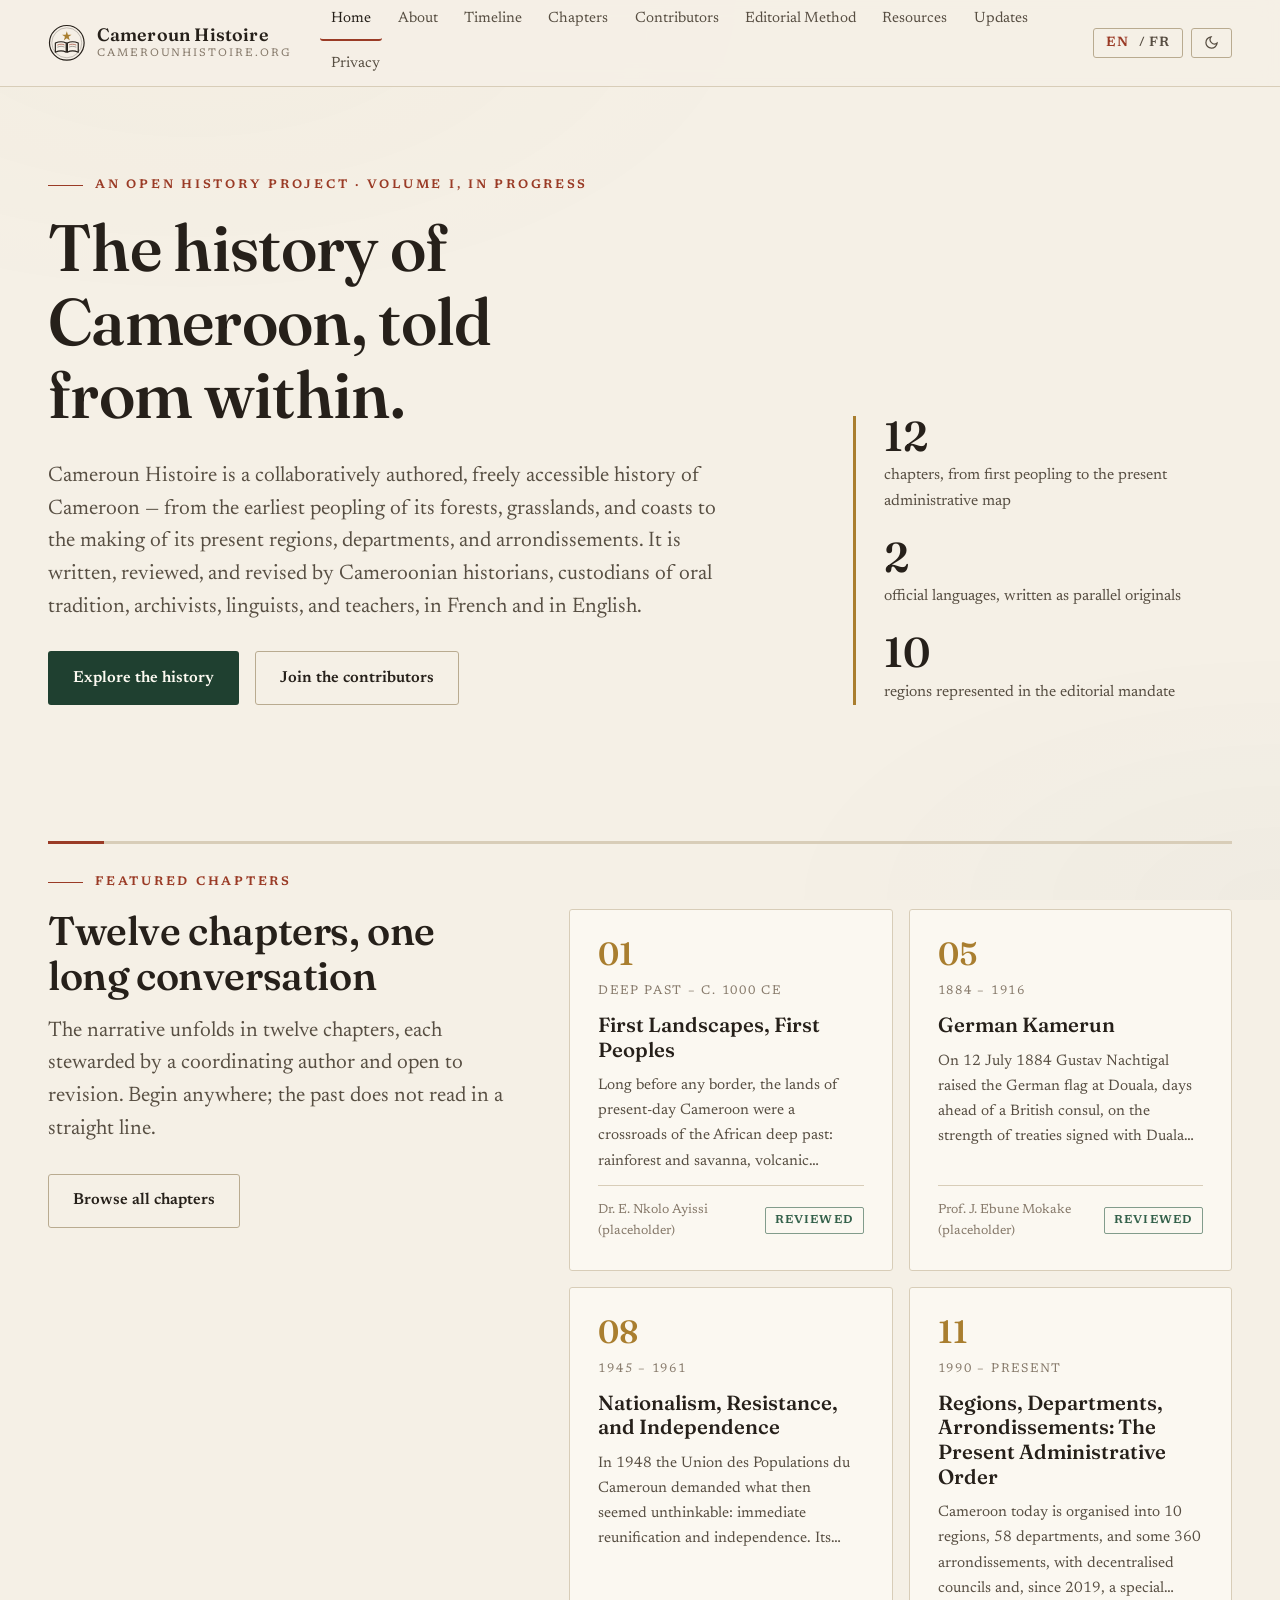
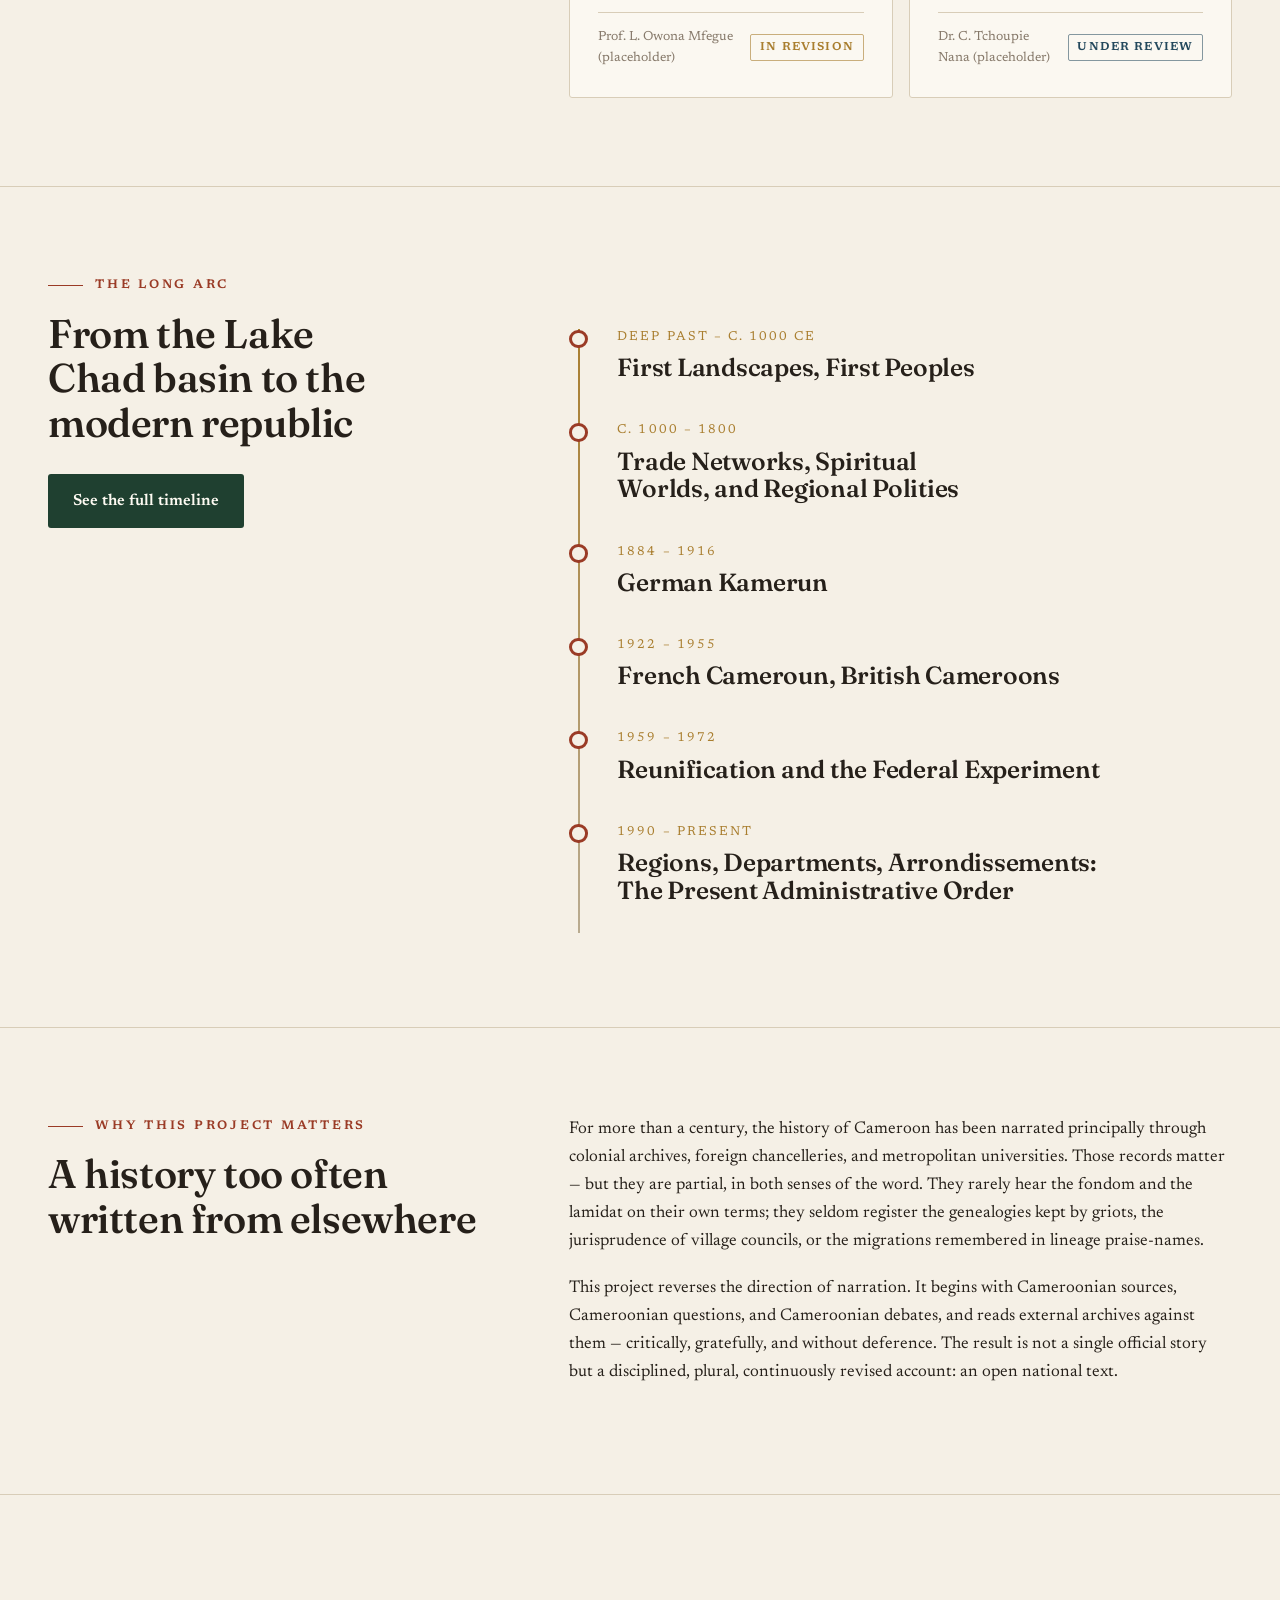
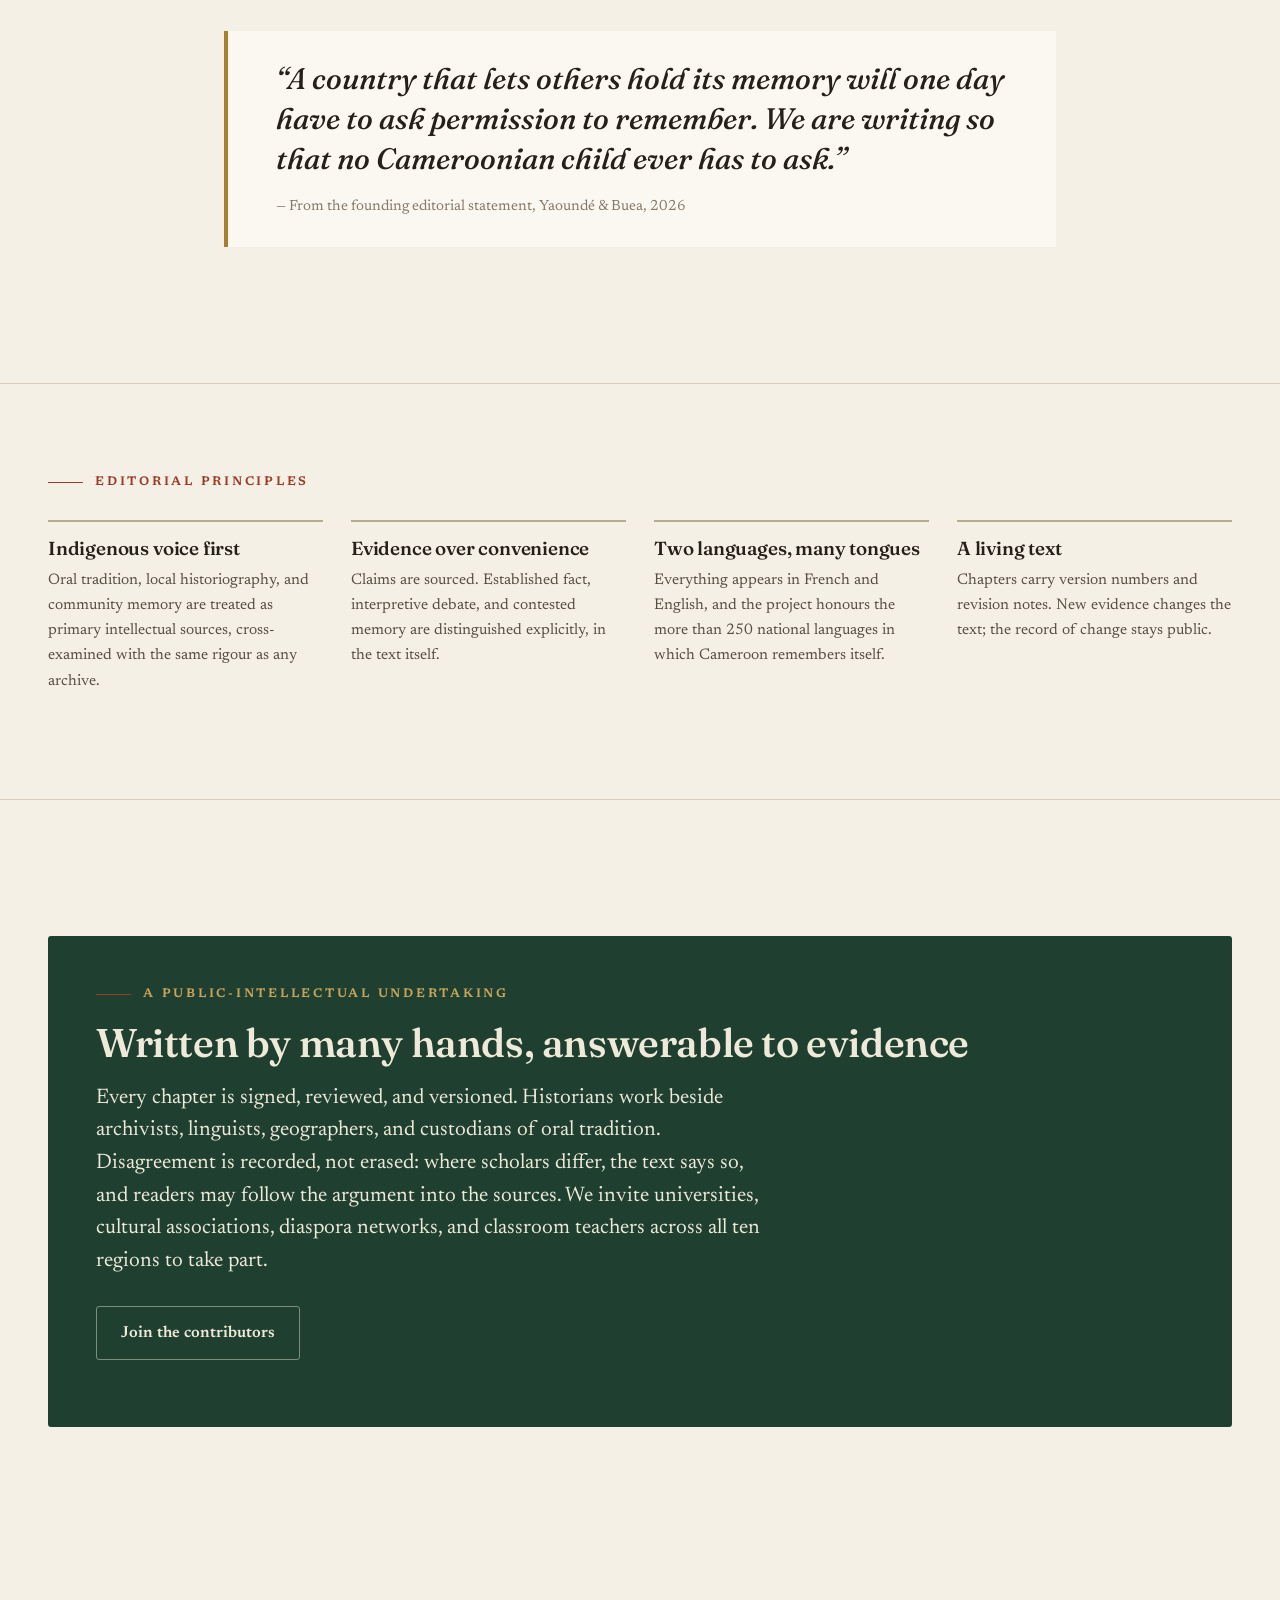
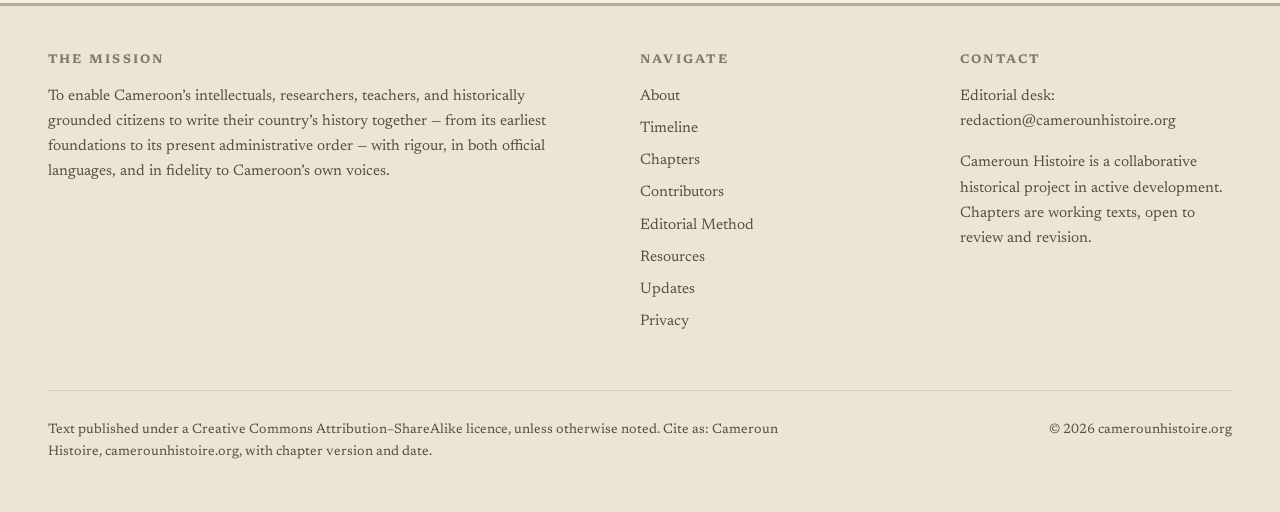
<file: index.html>
<!DOCTYPE html>
<html lang="en">
<head>
  <meta charset="UTF-8">
  <title>camerounhistoire.org</title>
  <!-- Convenience entry point for hosting: the site lives in camerounhistoire.html -->
  <meta http-equiv="refresh" content="0; url=camerounhistoire.html">
  <link rel="canonical" href="camerounhistoire.html">
</head>
<body>
  <p><a href="camerounhistoire.html">Continue to Cameroun Histoire / Continuer vers Cameroun Histoire</a></p>
</body>
</html>
</file>
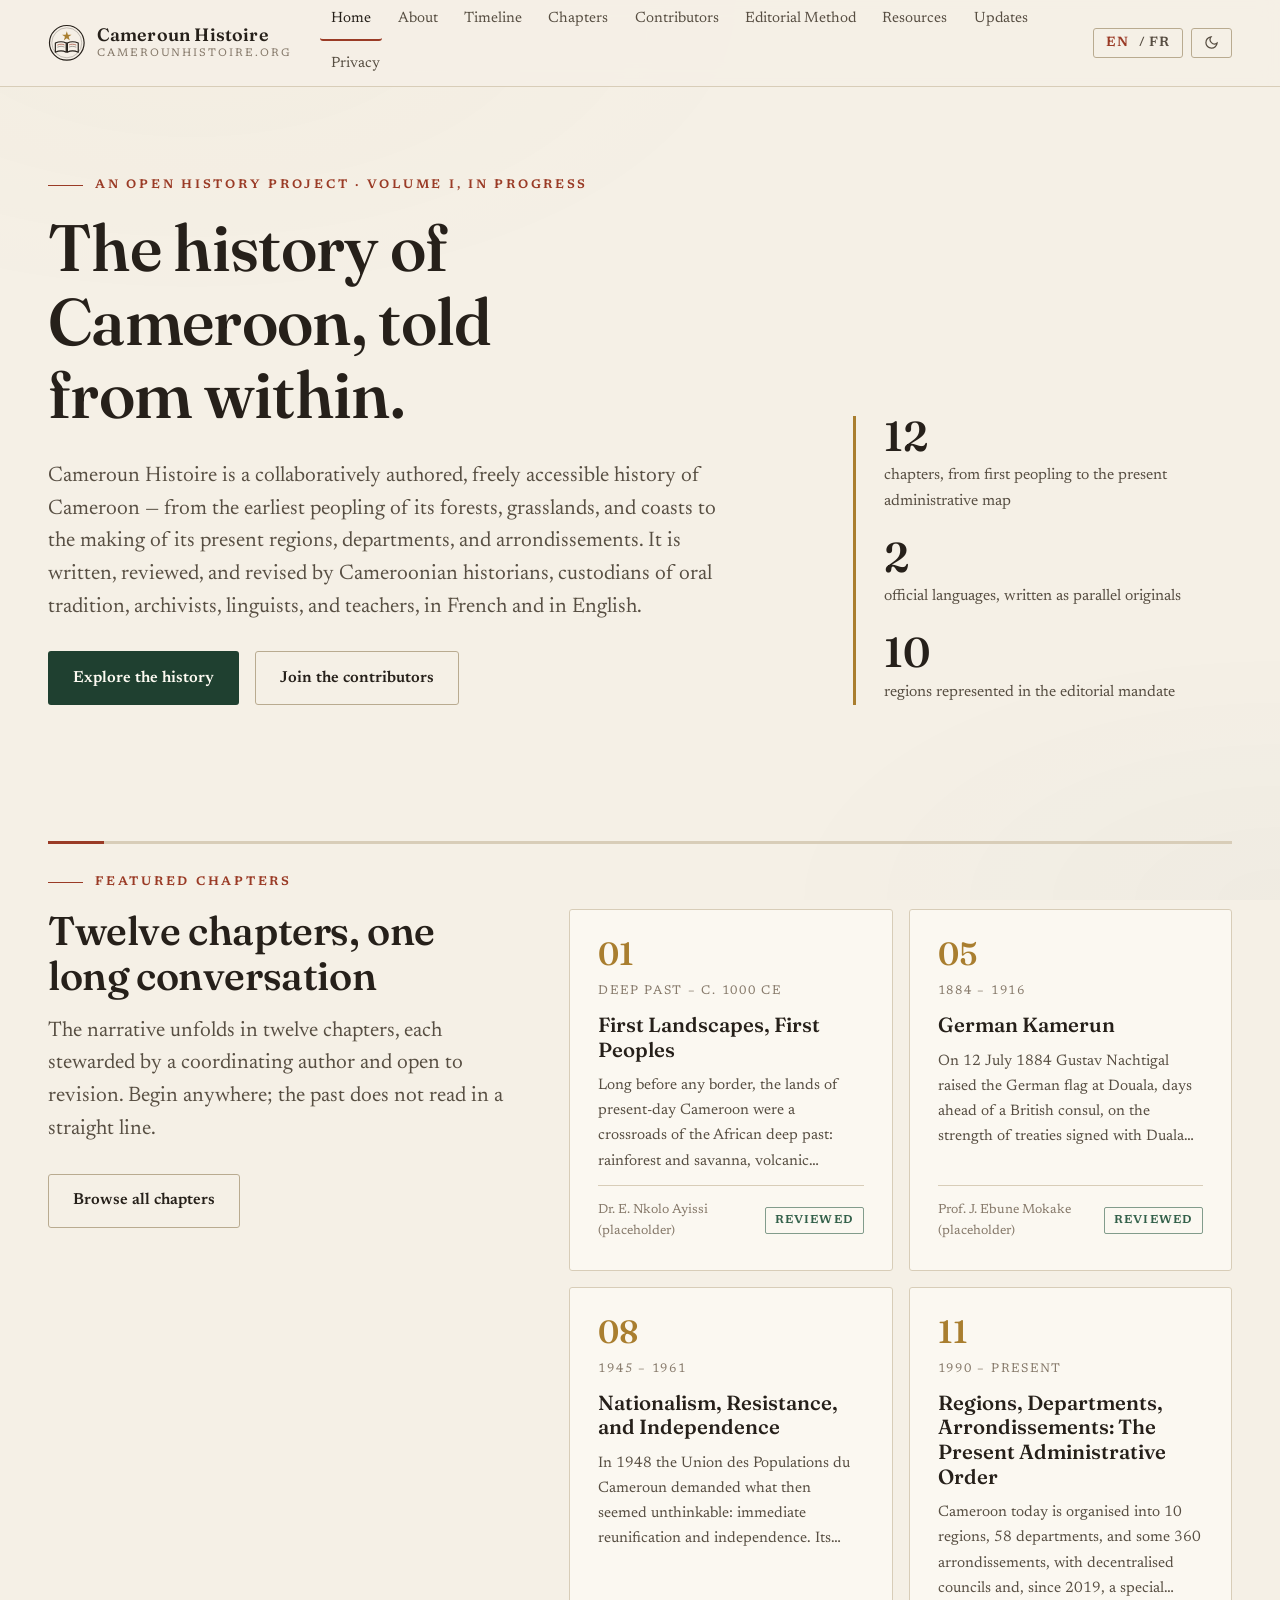
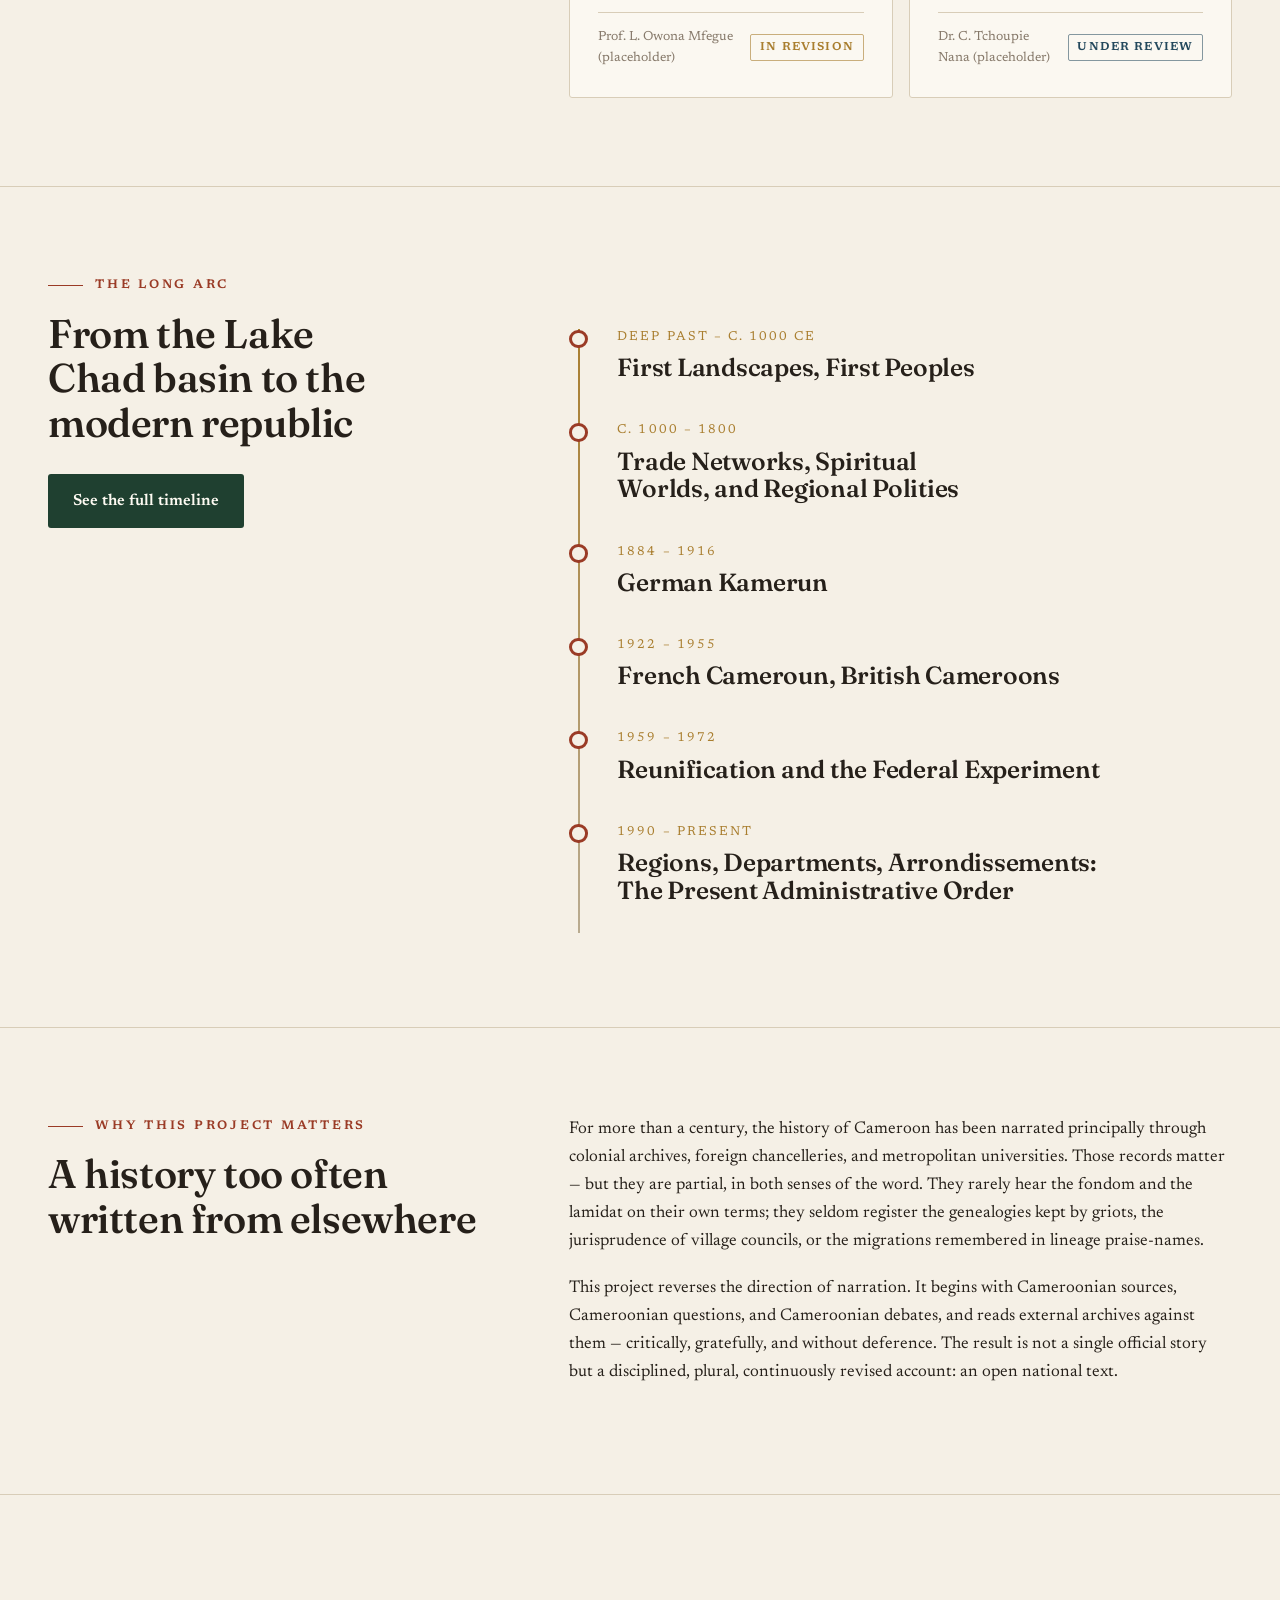
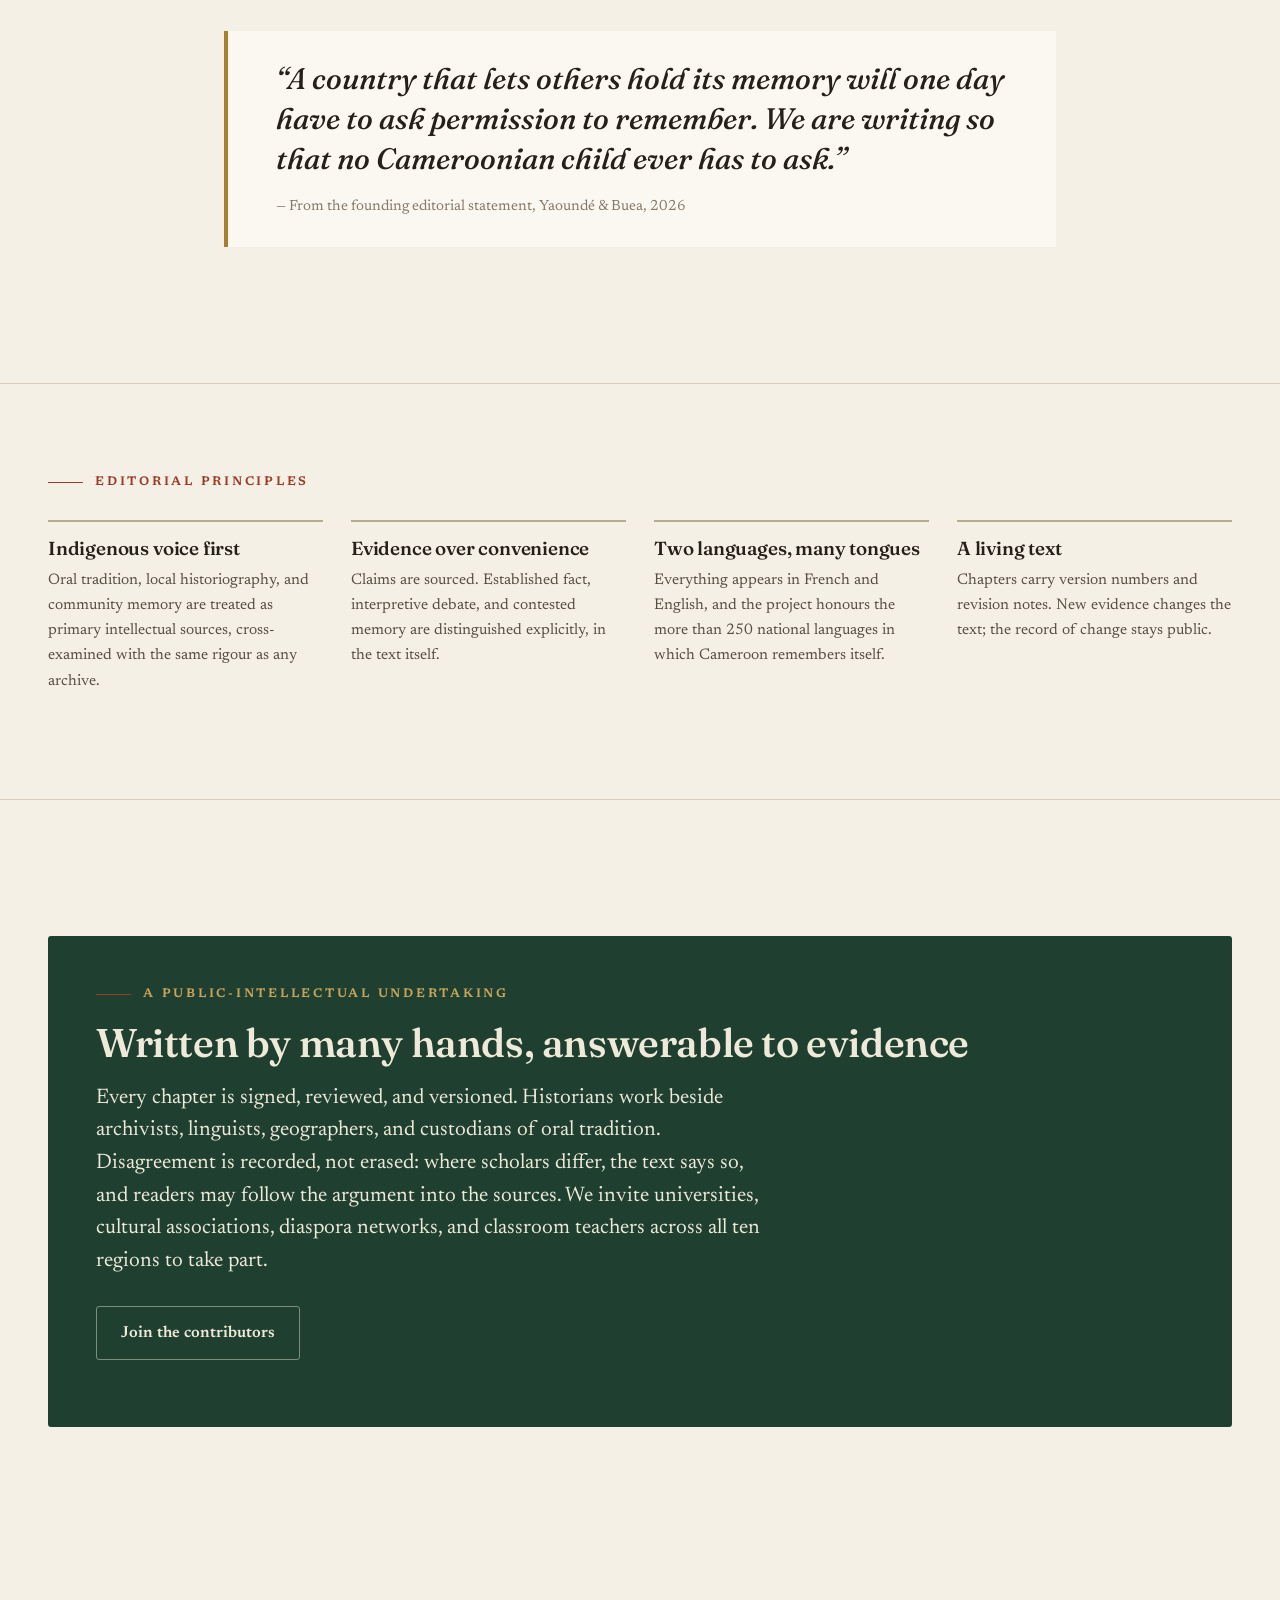
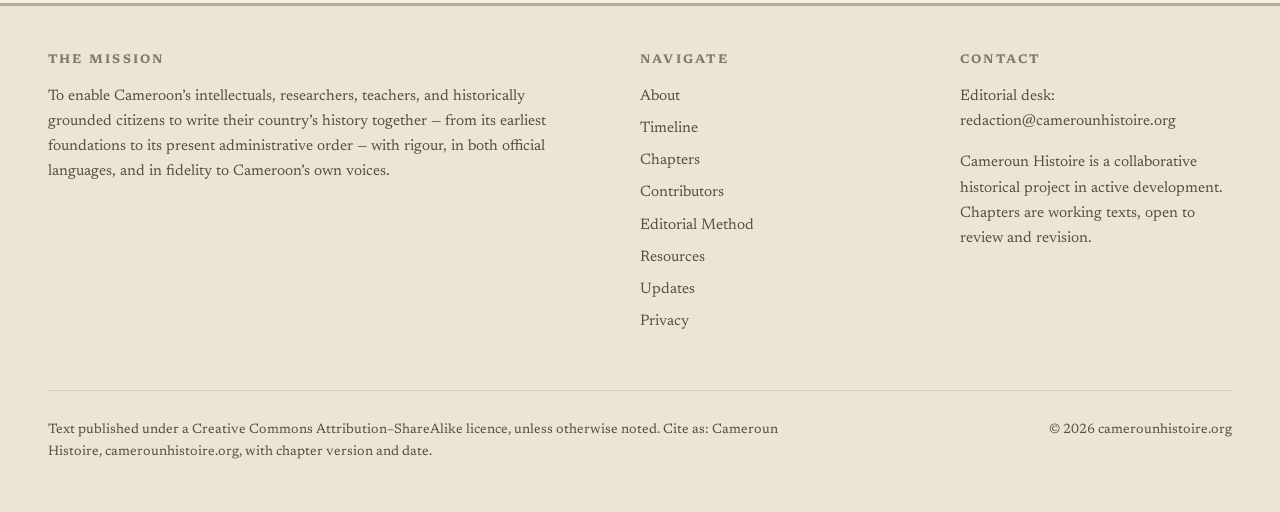
<file: camerounhistoire.html>
<!DOCTYPE html>
<html lang="en" data-theme="light">
<head>
  <meta charset="UTF-8">
  <meta name="viewport" content="width=device-width, initial-scale=1.0">
  <title>Cameroun Histoire — The history of Cameroon, told from within</title>
  <meta name="description" content="A collaborative, bilingual, open history of Cameroon — from its earliest foundations to the making of its present administrative order — written by her own sons and daughters.">
  <link rel="icon" type="image/svg+xml" href="assets/favicon.svg">

  <!-- Typography: Fraunces (display) + Newsreader (body), with serif fallbacks -->
  <link rel="preconnect" href="https://fonts.googleapis.com">
  <link rel="preconnect" href="https://fonts.gstatic.com" crossorigin>
  <link rel="stylesheet" href="https://fonts.googleapis.com/css2?family=Fraunces:ital,wght@0,400..700;1,400..700&family=Newsreader:ital,opsz,wght@0,6..72,400..700;1,6..72,400..700&display=swap">

  <link rel="stylesheet" href="styles/main.css">
</head>
<body>
  <a class="skip-link" href="#main" data-i18n="nav.skip">Skip to main content</a>

  <!-- ===================== Header ===================== -->
  <header class="site-header">
    <div class="wrap header-inner">
      <a class="brand" href="#home" aria-label="Cameroun Histoire — home">
        <!-- Inline logo so it follows the theme via currentColor -->
        <svg viewBox="0 0 64 64" aria-hidden="true" focusable="false">
          <circle cx="32" cy="32" r="29.5" fill="none" stroke="currentColor" stroke-width="2"/>
          <circle cx="32" cy="32" r="25.5" fill="none" stroke="currentColor" stroke-width="0.75" opacity="0.55"/>
          <path d="M32 12.5 L33.9 18.3 L40 18.3 L35.1 21.9 L37 27.7 L32 24.1 L27 27.7 L28.9 21.9 L24 18.3 L30.1 18.3 Z" fill="#a97e2f"/>
          <path d="M12.5 32.5 C19 29.5 25.5 29.5 31 32.5 L31 48 C25.5 45 19 45 12.5 48 Z" fill="none" stroke="currentColor" stroke-width="2" stroke-linejoin="round"/>
          <path d="M51.5 32.5 C45 29.5 38.5 29.5 33 32.5 L33 48 C38.5 45 45 45 51.5 48 Z" fill="none" stroke="currentColor" stroke-width="2" stroke-linejoin="round"/>
          <line x1="32" y1="31" x2="32" y2="48.5" stroke="currentColor" stroke-width="1.4"/>
          <path d="M16.5 35.6 C20.5 34 24.5 34 27.5 35.4" fill="none" stroke="#9a3b26" stroke-width="1.1" stroke-linecap="round"/>
          <path d="M16.5 39.2 C20.5 37.6 24.5 37.6 27.5 39" fill="none" stroke="currentColor" stroke-width="1.1" stroke-linecap="round" opacity="0.6"/>
          <path d="M47.5 35.6 C43.5 34 39.5 34 36.5 35.4" fill="none" stroke="#9a3b26" stroke-width="1.1" stroke-linecap="round"/>
          <path d="M47.5 39.2 C43.5 37.6 39.5 37.6 36.5 39" fill="none" stroke="currentColor" stroke-width="1.1" stroke-linecap="round" opacity="0.6"/>
        </svg>
        <span class="brand-name">Cameroun Histoire
          <small>camerounhistoire.org</small>
        </span>
      </a>

      <nav id="site-nav" class="site-nav" aria-label="Primary">
        <ul>
          <li><a href="#home" data-i18n="nav.home">Home</a></li>
          <li><a href="#about" data-i18n="nav.about">About</a></li>
          <li><a href="#timeline" data-i18n="nav.timeline">Timeline</a></li>
          <li><a href="#chapters" data-i18n="nav.chapters">Chapters</a></li>
          <li><a href="#contributors" data-i18n="nav.contributors">Contributors</a></li>
          <li><a href="#method" data-i18n="nav.method">Editorial Method</a></li>
          <li><a href="#resources" data-i18n="nav.resources">Resources</a></li>
          <li><a href="#updates" data-i18n="nav.updates">Updates</a></li>
          <li><a href="#privacy" data-i18n="nav.privacy">Privacy</a></li>
        </ul>
      </nav>

      <div class="header-tools">
        <button id="lang-toggle" class="tool-btn lang-btn" type="button" aria-label="Lire en français">EN / FR</button>
        <button id="theme-toggle" class="tool-btn" type="button" aria-label="Dark mode">
          <svg id="theme-icon-moon" width="15" height="15" viewBox="0 0 24 24" fill="none" stroke="currentColor" stroke-width="2" stroke-linecap="round" aria-hidden="true"><path d="M21 12.8A9 9 0 1 1 11.2 3 7 7 0 0 0 21 12.8z"/></svg>
          <svg id="theme-icon-sun" width="15" height="15" viewBox="0 0 24 24" fill="none" stroke="currentColor" stroke-width="2" stroke-linecap="round" aria-hidden="true" style="display:none"><circle cx="12" cy="12" r="4"/><path d="M12 2v2m0 16v2M4.9 4.9l1.4 1.4m11.4 11.4 1.4 1.4M2 12h2m16 0h2M4.9 19.1l1.4-1.4M17.7 6.3l1.4-1.4"/></svg>
        </button>
        <button id="nav-toggle" class="tool-btn nav-toggle" type="button" aria-expanded="false" aria-controls="site-nav" data-i18n="nav.menu">Menu</button>
      </div>
    </div>
  </header>

  <main id="main">

    <!-- ===================== Home ===================== -->
    <section id="view-home" class="view active" aria-labelledby="home-title">
      <div class="hero">
        <div class="wrap hero-grid">
          <div>
            <p class="kicker" data-i18n="home.kicker">An open history project</p>
            <h1 id="home-title" data-i18n="home.heroTitle">The history of Cameroon, told from within.</h1>
            <p class="lead" data-i18n="home.heroLead"></p>
            <div class="hero-actions">
              <a class="btn btn-primary" href="#timeline" data-i18n="home.ctaPrimary">Explore the history</a>
              <a class="btn btn-ghost" href="#contributors" data-i18n="home.ctaSecondary">Join the contributors</a>
            </div>
          </div>
          <aside class="hero-marginalia" aria-label="Project at a glance">
            <span class="num">12</span>
            <p data-i18n="home.statChapters"></p>
            <span class="num">2</span>
            <p data-i18n="home.statLanguages"></p>
            <span class="num">10</span>
            <p data-i18n="home.statRegions"></p>
          </aside>
        </div>
      </div>

      <!-- Featured chapters -->
      <div class="section">
        <div class="wrap">
          <hr class="rule-thick">
          <p class="kicker" data-i18n="home.featuredKicker">Featured chapters</p>
          <div class="split">
            <div class="split-aside">
              <h2 data-i18n="home.featuredTitle">Twelve chapters, one long conversation</h2>
              <p class="lead" data-i18n="home.featuredLead"></p>
              <p class="mt-3"><a class="btn btn-ghost" href="#chapters" data-i18n="home.allChapters">Browse all chapters</a></p>
            </div>
            <div id="featured-cards" class="card-grid" style="margin-top:0"></div>
          </div>
        </div>
      </div>

      <!-- Timeline preview -->
      <div class="section">
        <div class="wrap split">
          <div class="split-aside">
            <p class="kicker" data-i18n="home.timelineKicker">The long arc</p>
            <h2 data-i18n="home.timelineTitle">From the Lake Chad basin to the modern republic</h2>
            <p class="mt-3"><a class="btn btn-primary" href="#timeline" data-i18n="home.timelineCta">See the full timeline</a></p>
          </div>
          <ol id="timeline-preview" class="timeline preview"></ol>
        </div>
      </div>

      <!-- Why this matters -->
      <div class="section">
        <div class="wrap split">
          <div class="split-aside">
            <p class="kicker" data-i18n="home.whyKicker">Why this project matters</p>
            <h2 data-i18n="home.whyTitle">A history too often written from elsewhere</h2>
          </div>
          <div class="prose">
            <p data-i18n="home.whyBody1"></p>
            <p data-i18n="home.whyBody2"></p>
          </div>
        </div>
      </div>

      <!-- Featured quote -->
      <div class="section">
        <div class="wrap">
          <figure class="pullquote" style="max-width:52rem;margin-inline:auto">
            <blockquote data-i18n="home.quote"></blockquote>
            <figcaption data-i18n="home.quoteAttr"></figcaption>
          </figure>
        </div>
      </div>

      <!-- Editorial principles -->
      <div class="section">
        <div class="wrap">
          <p class="kicker" data-i18n="home.principlesKicker">Editorial principles</p>
          <ul id="principles-list" class="principles"></ul>
        </div>
      </div>

      <!-- Collaboration -->
      <div class="section">
        <div class="wrap">
          <div class="collab-note">
            <p class="kicker" style="color:var(--gold-soft)" data-i18n="home.collabKicker">A public-intellectual undertaking</p>
            <h2 data-i18n="home.collabTitle">Written by many hands, answerable to evidence</h2>
            <p class="lead" style="color:inherit" data-i18n="home.collabBody"></p>
            <p class="mt-3"><a class="btn btn-ghost" href="#contributors" data-i18n="home.ctaSecondary">Join the contributors</a></p>
          </div>
        </div>
      </div>
    </section>


    <!-- ===================== About ===================== -->
    <section id="view-about" class="view section" aria-labelledby="about-title">
      <div class="wrap split">
        <div class="split-aside">
          <p class="kicker" data-i18n="about.kicker">About the project</p>
          <h1 id="about-title" data-i18n="about.title">An open national text</h1>
          <p class="lead" data-i18n="about.lead"></p>
        </div>
        <div id="about-body" class="prose"></div>
      </div>

      <!-- Founder -->
      <div class="wrap" style="margin-top:var(--space-xl, 4rem)">
        <div class="founder-card">
          <div class="founder-card__photo">
            <img
              src="assets/img/founder-coco.jpg"
              alt="Patrice “Coco” Nkomba"
              width="200" height="200" loading="lazy"
            >
          </div>
          <div class="founder-card__bio">
            <h2 class="founder-card__name" data-i18n="about.founderName">Patrice “Coco” Nkomba</h2>
            <p class="founder-card__role" data-i18n="about.founderRole">Founding Editor</p>
            <p data-i18n="about.founderBio"></p>
          </div>
        </div>
      </div>
    </section>

    <!-- ===================== Timeline ===================== -->
    <section id="view-timeline" class="view section" aria-labelledby="timeline-title">
      <div class="wrap">
        <p class="kicker" data-i18n="timeline.kicker">Chronology</p>
        <h1 id="timeline-title" data-i18n="timeline.title">The long history of Cameroon</h1>
        <p class="lead" data-i18n="timeline.lead"></p>
        <ol id="timeline-full" class="timeline"></ol>
      </div>
    </section>

    <!-- ===================== Chapters ===================== -->
    <section id="view-chapters" class="view section" aria-labelledby="chapters-title">
      <div class="wrap">
        <p class="kicker" data-i18n="chapters.kicker">Table of contents</p>
        <h1 id="chapters-title" data-i18n="chapters.title">Chapters</h1>
        <p class="lead" data-i18n="chapters.lead"></p>
        <div id="chapter-index" class="card-grid"></div>
      </div>
    </section>

    <!-- Chapter detail (rendered by scripts/main.js) -->
    <article id="chapter-detail" class="chapter-detail" aria-live="polite"></article>

    <!-- ===================== Contributors ===================== -->
    <section id="view-contributors" class="view section" aria-labelledby="contrib-title">
      <div class="wrap">
        <p class="kicker" data-i18n="contributors.kicker">The collective</p>
        <h1 id="contrib-title" data-i18n="contributors.title">Contributors</h1>
        <p class="lead" data-i18n="contributors.lead"></p>

        <div class="prose mt-4">
          <h2 data-i18n="contributors.inviteTitle">An open invitation</h2>
          <p data-i18n="contributors.inviteBody"></p>
        </div>

        <div id="contrib-grid" class="contrib-grid"></div>

        <h2 class="mt-4" data-i18n="contributors.workflowTitle">How to contribute</h2>
        <ol id="workflow-list" class="workflow"></ol>

        <h2 class="mt-4" data-i18n="contributors.codeTitle">Code of historical responsibility</h2>
        <ol id="code-list" class="code-list"></ol>
      </div>
    </section>

    <!-- ===================== Editorial Method ===================== -->
    <section id="view-method" class="view section" aria-labelledby="method-title">
      <div class="wrap split">
        <div class="split-aside">
          <p class="kicker" data-i18n="method.kicker">How the text is made</p>
          <h1 id="method-title" data-i18n="method.title">Editorial method</h1>
          <p class="lead" data-i18n="method.lead"></p>
        </div>
        <div id="method-body"></div>
      </div>
    </section>

    <!-- ===================== Resources ===================== -->
    <section id="view-resources" class="view section" aria-labelledby="resources-title">
      <div class="wrap">
        <p class="kicker" data-i18n="resources.kicker">For teachers, students, and researchers</p>
        <h1 id="resources-title" data-i18n="resources.title">Resources</h1>
        <p class="lead" data-i18n="resources.lead"></p>
        <div id="resource-grid" class="resource-grid"></div>
      </div>
    </section>

    <!-- ===================== Updates ===================== -->
    <section id="view-updates" class="view section" aria-labelledby="updates-title">
      <div class="wrap">
        <p class="kicker" data-i18n="updates.kicker">The living record</p>
        <h1 id="updates-title" data-i18n="updates.title">Updates</h1>
        <p class="lead" data-i18n="updates.lead"></p>
        <ol id="update-log" class="update-log"></ol>
      </div>
    </section>
        <!-- ===================== Privacy Policy ===================== -->
    <section id="view-privacy" class="view section" aria-labelledby="privacy-title">
      <div class="wrap split">
        <div class="split-aside">
          <p class="kicker" data-i18n="privacy.kicker">Your privacy</p>
          <h1 id="privacy-title" data-i18n="privacy.title">Privacy Policy</h1>
          <p class="lead" data-i18n="privacy.lead"></p>
          <p class="mt-3" style="font-size:var(--text-sm,0.875rem);color:var(--text-muted,#666)">
            <span data-i18n="privacy.lastUpdated">Last updated:</span> 9 July 2026
          </p>
        </div>
        <div class="prose" id="privacy-body">
          <h2 data-i18n="privacy.h2Intro">Introduction</h2>
          <p data-i18n="privacy.pIntro"></p>

          <h2 data-i18n="privacy.h2Collect">Information We Collect</h2>
          <p data-i18n="privacy.pCollect1"></p>
          <p data-i18n="privacy.pCollect2"></p>
          <ul>
            <li data-i18n="privacy.liCollect1"></li>
            <li data-i18n="privacy.liCollect2"></li>
            <li data-i18n="privacy.liCollect3"></li>
          </ul>

          <h2 data-i18n="privacy.h2ThirdParty">Third-Party Services</h2>
          <p data-i18n="privacy.pThirdParty1"></p>
          <ul>
            <li data-i18n="privacy.liThirdParty1"></li>
            <li data-i18n="privacy.liThirdParty2"></li>
          </ul>

          <h2 data-i18n="privacy.h2Cookies">Cookies and Tracking</h2>
          <p data-i18n="privacy.pCookies"></p>

          <h2 data-i18n="privacy.h2Use">How We Use Information</h2>
          <p data-i18n="privacy.pUse1"></p>
          <ul>
            <li data-i18n="privacy.liUse1"></li>
            <li data-i18n="privacy.liUse2"></li>
            <li data-i18n="privacy.liUse3"></li>
          </ul>

          <h2 data-i18n="privacy.h2Share">Sharing of Information</h2>
          <p data-i18n="privacy.pShare"></p>

          <h2 data-i18n="privacy.h2Rights">Your Rights</h2>
          <p data-i18n="privacy.pRights1"></p>
          <ul>
            <li data-i18n="privacy.liRights1"></li>
            <li data-i18n="privacy.liRights2"></li>
            <li data-i18n="privacy.liRights3"></li>
          </ul>

          <h2 data-i18n="privacy.h2Children">Children's Privacy</h2>
          <p data-i18n="privacy.pChildren"></p>

          <h2 data-i18n="privacy.h2Changes">Changes to This Policy</h2>
          <p data-i18n="privacy.pChanges"></p>

          <h2 data-i18n="privacy.h2Contact">Contact Us</h2>
          <p data-i18n="privacy.pContact"></p>
        </div>
      </div>
    </section>
  </main>

  <!-- ===================== Footer ===================== -->
  <footer class="site-footer">
    <div class="wrap">
      <div class="footer-grid">
        <div>
          <h4 data-i18n="footer.missionTitle">The mission</h4>
          <p data-i18n="footer.mission"></p>
        </div>
        <nav aria-label="Footer">
          <h4 data-i18n="footer.navTitle">Navigate</h4>
          <ul>
            <li><a href="#about" data-i18n="nav.about">About</a></li>
            <li><a href="#timeline" data-i18n="nav.timeline">Timeline</a></li>
            <li><a href="#chapters" data-i18n="nav.chapters">Chapters</a></li>
            <li><a href="#contributors" data-i18n="nav.contributors">Contributors</a></li>
            <li><a href="#method" data-i18n="nav.method">Editorial Method</a></li>
            <li><a href="#resources" data-i18n="nav.resources">Resources</a></li>
            <li><a href="#updates" data-i18n="nav.updates">Updates</a></li>
            <li><a href="#privacy" data-i18n="nav.privacy">Privacy</a></li>
          </ul>
        </nav>
        <div>
          <h4 data-i18n="footer.contactTitle">Contact</h4>
          <p data-i18n="footer.contact"></p>
          <p data-i18n="footer.collabNote"></p>
        </div>
      </div>
      <div class="footer-legal">
        <p data-i18n="footer.license"></p>
        <p>© <span id="year">2026</span> camerounhistoire.org</p>
      </div>
    </div>
  </footer>

  <!-- Content (data) first, then interface logic -->
  <script src="data/content.js"></script>
  <script src="data/chapters.js"></script>
  <script src="data/contributors.js"></script>
  <script src="data/updates.js"></script>

  <!-- NEW: locale files -->
  <script src="data/i18n-en.js"></script>
  <script src="data/i18n-fr.js"></script>

  <script src="scripts/main.js"></script>
</body>
</html>
</file>
<file: styles/main.css>
/* =========================================================================
   camerounhistoire.org — Editorial stylesheet
   -------------------------------------------------------------------------
   Design language: archival paper, deep forest and river tones, earthy red
   and gold used sparingly. Serif display (Fraunces), readable serif body
   (Newsreader). Light & dark themes via [data-theme] on <html>.
   ========================================================================= */

/* ---------- Design tokens ---------- */
:root {
  /* Palette — light (archival paper) */
  --paper: #f5f0e6;
  --paper-raised: #fbf8f1;
  --paper-sunken: #ece4d4;
  --ink: #26201a;
  --ink-soft: #574e42;
  --ink-faint: #86796a;
  --rule: #d8cdb8;
  --rule-strong: #b9ab90;
  --forest: #1f4030;
  --forest-soft: #33604a;
  --river: #23485c;
  --laterite: #9a3b26;      /* earthy red — used sparingly */
  --gold: #a97e2f;          /* archival gold — used sparingly */
  --gold-soft: #c9a45c;
  --focus: #23485c;

  /* Type */
  --font-display: "Fraunces", "Iowan Old Style", "Palatino Linotype", Palatino, Georgia, serif;
  --font-body: "Newsreader", "Iowan Old Style", Georgia, "Times New Roman", serif;
  --font-ui: "Newsreader", Georgia, serif;

  /* Rhythm */
  --measure: 42rem;           /* narrow reading width for essays */
  --wide: 74rem;
  --space-1: .5rem;
  --space-2: 1rem;
  --space-3: 1.75rem;
  --space-4: 3rem;
  --space-5: 5.5rem;
  --radius: 3px;

  --header-h: 4.25rem;
  color-scheme: light;
}

[data-theme="dark"] {
  /* Palette — dark (evening archive) */
  --paper: #191511;
  --paper-raised: #221d17;
  --paper-sunken: #120f0c;
  --ink: #e9e1d2;
  --ink-soft: #b6ab99;
  --ink-faint: #8b8172;
  --rule: #3a332a;
  --rule-strong: #55493a;
  --forest: #7dbb98;
  --forest-soft: #5c9a79;
  --river: #86b6d0;
  --laterite: #d97a5f;
  --gold: #cfa958;
  --gold-soft: #a97e2f;
  --focus: #86b6d0;
  color-scheme: dark;
}

/* ---------- Reset & base ---------- */
*, *::before, *::after { box-sizing: border-box; }
html { scroll-behavior: smooth; }
@media (prefers-reduced-motion: reduce) {
  html { scroll-behavior: auto; }
  *, *::before, *::after { transition: none !important; animation: none !important; }
}

body {
  margin: 0;
  background: var(--paper);
  color: var(--ink);
  font-family: var(--font-body);
  font-size: 1.0625rem;
  line-height: 1.65;
  -webkit-font-smoothing: antialiased;
  transition: background-color .35s ease, color .35s ease;
}

/* Subtle paper grain via layered gradients (no image request) */
body::before {
  content: "";
  position: fixed; inset: 0;
  pointer-events: none;
  z-index: 0;
  opacity: .5;
  background:
    radial-gradient(ellipse 80% 60% at 15% 0%, rgba(169,126,47,.05), transparent 60%),
    radial-gradient(ellipse 70% 50% at 100% 100%, rgba(35,72,92,.05), transparent 60%);
}

main { position: relative; z-index: 1; }

img, svg { max-width: 100%; height: auto; }

a { color: var(--river); text-decoration-color: color-mix(in srgb, var(--river) 40%, transparent); text-underline-offset: .18em; }
a:hover { color: var(--laterite); }

:focus-visible {
  outline: 2px solid var(--focus);
  outline-offset: 3px;
  border-radius: 2px;
}

::selection { background: color-mix(in srgb, var(--gold) 30%, transparent); }

/* ---------- Typography ---------- */
h1, h2, h3, h4 {
  font-family: var(--font-display);
  font-weight: 560;
  line-height: 1.12;
  color: var(--ink);
  margin: 0 0 var(--space-2);
  letter-spacing: -0.01em;
  text-wrap: balance;
}
h1 { font-size: clamp(2.4rem, 5.5vw, 4.1rem); }
h2 { font-size: clamp(1.7rem, 3.4vw, 2.5rem); }
h3 { font-size: clamp(1.25rem, 2.2vw, 1.55rem); }
h4 { font-size: 1.1rem; }

p { margin: 0 0 1.1em; }
.lead {
  font-size: clamp(1.15rem, 2vw, 1.32rem);
  line-height: 1.55;
  color: var(--ink-soft);
  max-width: var(--measure);
}

.kicker {
  font-family: var(--font-ui);
  font-size: .78rem;
  font-weight: 600;
  letter-spacing: .22em;
  text-transform: uppercase;
  color: var(--laterite);
  margin: 0 0 var(--space-2);
  display: flex;
  align-items: center;
  gap: .75rem;
}
.kicker::before {
  content: "";
  width: 2.2rem; height: 1px;
  background: var(--laterite);
  flex: none;
}

.prose { max-width: var(--measure); }
.prose h3 { margin-top: var(--space-4); }

.smallcaps {
  font-variant-caps: all-small-caps;
  letter-spacing: .08em;
}

/* ---------- Layout primitives ---------- */
.wrap { width: min(var(--wide), 100% - 3rem); margin-inline: auto; }
.section { padding-block: var(--space-5); }
.section + .section { border-top: 1px solid var(--rule); }

/* Asymmetric editorial split: kicker/heading column + content column */
.split {
  display: grid;
  grid-template-columns: minmax(0, 5fr) minmax(0, 7fr);
  gap: var(--space-4);
  align-items: start;
}
.split > .split-aside { position: sticky; top: calc(var(--header-h) + 1.5rem); }
@media (max-width: 56rem) {
  .split { grid-template-columns: 1fr; }
  .split > .split-aside { position: static; }
}

.rule-thick {
  border: 0; height: 3px; margin: 0 0 var(--space-3);
  background: linear-gradient(90deg, var(--laterite) 0 3.5rem, var(--rule) 3.5rem);
}

/* ---------- Skip link ---------- */
.skip-link {
  position: absolute; left: 1rem; top: -4rem;
  z-index: 200;
  background: var(--forest); color: #fdfaf2;
  padding: .6rem 1.1rem;
  border-radius: var(--radius);
  font-family: var(--font-ui);
  transition: top .2s ease;
}
.skip-link:focus { top: 1rem; color: #fdfaf2; }

/* ---------- Header ---------- */
.site-header {
  position: sticky; top: 0; z-index: 100;
  background: color-mix(in srgb, var(--paper) 88%, transparent);
  backdrop-filter: blur(10px);
  border-bottom: 1px solid var(--rule);
}
.header-inner {
  display: flex; align-items: center; gap: var(--space-3);
  min-height: var(--header-h);
}
.brand {
  display: flex; align-items: center; gap: .7rem;
  text-decoration: none; color: var(--ink);
  margin-right: auto;
  flex: none;
}
.brand svg { width: 2.35rem; height: 2.35rem; }
.brand-name {
  font-family: var(--font-display);
  font-weight: 600; font-size: 1.12rem; letter-spacing: .01em;
  line-height: 1.05;
}
.brand-name small {
  display: block;
  font-family: var(--font-ui); font-weight: 400;
  font-size: .68rem; letter-spacing: .18em; text-transform: uppercase;
  color: var(--ink-faint);
  margin-top: .18rem;
}

.site-nav ul {
  display: flex; gap: .25rem; margin: 0; padding: 0; list-style: none;
  flex-wrap: wrap;
}
.site-nav a {
  display: block;
  font-family: var(--font-ui); font-size: .93rem;
  color: var(--ink-soft); text-decoration: none;
  padding: .45rem .7rem; border-radius: var(--radius);
  border-bottom: 2px solid transparent;
}
.site-nav a:hover { color: var(--ink); background: var(--paper-sunken); }
.site-nav a[aria-current="page"] {
  color: var(--ink);
  border-bottom-color: var(--laterite);
}

.header-tools { display: flex; align-items: center; gap: .5rem; flex: none; }

.tool-btn {
  font-family: var(--font-ui); font-size: .85rem; font-weight: 600;
  background: none; border: 1px solid var(--rule-strong);
  color: var(--ink-soft);
  border-radius: var(--radius);
  padding: .42rem .75rem;
  cursor: pointer;
  display: inline-flex; align-items: center; gap: .45rem;
  transition: border-color .2s ease, color .2s ease, background-color .2s ease;
}
.tool-btn:hover { color: var(--ink); border-color: var(--ink-faint); }
.lang-btn { letter-spacing: .06em; }
.lang-btn .lang-active { color: var(--laterite); }

.nav-toggle { display: none; }

@media (max-width: 62rem) {
  .nav-toggle { display: inline-flex; }
  .site-nav {
    position: absolute; top: 100%; left: 0; right: 0;
    background: var(--paper-raised);
    border-bottom: 1px solid var(--rule);
    display: none;
    box-shadow: 0 18px 30px -18px rgba(0,0,0,.25);
  }
  .site-nav.open { display: block; }
  .site-nav ul { flex-direction: column; padding: .8rem 1.2rem 1.2rem; gap: 0; }
  .site-nav a { padding: .7rem .5rem; font-size: 1.02rem; border-bottom: 1px solid var(--rule); }
  .site-nav li:last-child a { border-bottom: none; }
}

/* ---------- Hero ---------- */
.hero { padding-block: var(--space-5) var(--space-4); position: relative; overflow: hidden; }
.hero-grid {
  display: grid;
  grid-template-columns: minmax(0, 8fr) minmax(0, 4fr);
  gap: var(--space-4);
  align-items: end;
}
@media (max-width: 56rem) { .hero-grid { grid-template-columns: 1fr; } }

.hero h1 { max-width: 17ch; }
.hero .lead { margin-top: var(--space-3); }

.hero-actions { display: flex; flex-wrap: wrap; gap: var(--space-2); margin-top: var(--space-3); }

.btn {
  font-family: var(--font-ui); font-size: 1rem; font-weight: 600;
  display: inline-flex; align-items: center; gap: .55rem;
  padding: .8rem 1.5rem;
  border-radius: var(--radius);
  text-decoration: none;
  border: 1px solid transparent;
  transition: background-color .2s ease, color .2s ease, border-color .2s ease, transform .15s ease;
}
.btn:active { transform: translateY(1px); }
.btn-primary { background: var(--forest); color: #fdfaf2; }
.btn-primary:hover { background: var(--forest-soft); color: #fdfaf2; }
[data-theme="dark"] .btn-primary { background: var(--forest-soft); color: #10130f; }
[data-theme="dark"] .btn-primary:hover { background: var(--forest); }
.btn-ghost { border-color: var(--rule-strong); color: var(--ink); }
.btn-ghost:hover { border-color: var(--laterite); color: var(--laterite); }

/* Hero side ornament: layered "archival card" */
.hero-marginalia {
  border-left: 3px solid var(--gold);
  padding-left: var(--space-3);
  font-size: .98rem;
  color: var(--ink-soft);
}
.hero-marginalia .num {
  font-family: var(--font-display);
  font-size: 2.6rem; font-weight: 560; line-height: 1;
  color: var(--ink);
  display: block;
}
.hero-marginalia p { margin: .35rem 0 1.4rem; }
.hero-marginalia p:last-child { margin-bottom: 0; }

/* ---------- Chapter cards ---------- */
.card-grid {
  display: grid;
  grid-template-columns: repeat(auto-fill, minmax(17rem, 1fr));
  gap: var(--space-2);
  margin-top: var(--space-3);
}
.chapter-card {
  background: var(--paper-raised);
  border: 1px solid var(--rule);
  border-radius: var(--radius);
  padding: var(--space-3);
  display: flex; flex-direction: column; gap: .7rem;
  text-decoration: none; color: inherit;
  position: relative;
  transition: border-color .2s ease, transform .2s ease, box-shadow .2s ease;
}
.chapter-card:hover {
  border-color: var(--rule-strong);
  transform: translateY(-2px);
  box-shadow: 0 14px 28px -20px rgba(38,32,26,.45);
  color: inherit;
}
.chapter-card:hover .chapter-card-title { color: var(--laterite); }
.chapter-num {
  font-family: var(--font-display);
  font-size: 2rem; font-weight: 560; line-height: 1;
  color: var(--gold);
}
.chapter-card-period {
  font-family: var(--font-ui); font-size: .78rem;
  letter-spacing: .14em; text-transform: uppercase;
  color: var(--ink-faint);
}
.chapter-card-title {
  font-family: var(--font-display);
  font-size: 1.28rem; font-weight: 560; line-height: 1.2;
  transition: color .2s ease;
}
.chapter-card-summary {
  font-size: .95rem; color: var(--ink-soft);
  display: -webkit-box; -webkit-line-clamp: 4; -webkit-box-orient: vertical;
  overflow: hidden;
  margin: 0;
}
.chapter-card-foot {
  margin-top: auto; padding-top: .8rem;
  border-top: 1px solid var(--rule);
  display: flex; justify-content: space-between; align-items: center; gap: .5rem;
  font-family: var(--font-ui); font-size: .82rem; color: var(--ink-faint);
}

/* Status badges */
.status {
  font-family: var(--font-ui);
  font-size: .72rem; font-weight: 600;
  letter-spacing: .1em; text-transform: uppercase;
  padding: .18rem .55rem;
  border-radius: 2px;
  border: 1px solid;
  white-space: nowrap;
}
.status-draft    { color: var(--ink-faint); border-color: var(--rule-strong); }
.status-review   { color: var(--river);  border-color: color-mix(in srgb, var(--river) 55%, transparent); }
.status-reviewed { color: var(--forest-soft); border-color: color-mix(in srgb, var(--forest-soft) 60%, transparent); }
.status-revision { color: var(--gold);   border-color: color-mix(in srgb, var(--gold) 60%, transparent); }

/* ---------- Timeline ---------- */
.timeline { list-style: none; margin: var(--space-4) 0 0; padding: 0; position: relative; }
.timeline::before {
  content: "";
  position: absolute; top: .4rem; bottom: .4rem; left: .55rem;
  width: 2px;
  background: linear-gradient(var(--gold), var(--rule-strong));
}
.timeline li {
  position: relative;
  padding: 0 0 var(--space-4) 3rem;
}
.timeline li:last-child { padding-bottom: 0; }
.timeline li::before {
  content: "";
  position: absolute; left: 0; top: .42rem;
  width: 1.15rem; height: 1.15rem;
  border-radius: 50%;
  background: var(--paper);
  border: 3px solid var(--laterite);
}
.timeline .tl-period {
  font-family: var(--font-ui); font-size: .8rem;
  letter-spacing: .16em; text-transform: uppercase;
  color: var(--gold);
}
.timeline h3 { margin: .2rem 0 .4rem; }
.timeline h3 a { color: inherit; text-decoration: none; }
.timeline h3 a:hover { color: var(--laterite); }
.timeline p { max-width: var(--measure); color: var(--ink-soft); margin-bottom: .5rem; }
.tl-link { font-family: var(--font-ui); font-size: .9rem; }

/* Compact preview variant on home */
.timeline.preview li { padding-bottom: var(--space-3); }
.timeline.preview p { display: none; }

/* ---------- Pull quote ---------- */
.pullquote {
  margin: var(--space-4) 0;
  padding: var(--space-3) var(--space-3) var(--space-3) var(--space-4);
  border-left: 4px solid var(--gold);
  background: var(--paper-raised);
}
.pullquote blockquote {
  margin: 0;
  font-family: var(--font-display);
  font-size: clamp(1.35rem, 2.6vw, 1.85rem);
  font-style: italic; font-weight: 480;
  line-height: 1.35;
}
.pullquote figcaption {
  margin-top: var(--space-2);
  font-family: var(--font-ui); font-size: .92rem;
  color: var(--ink-faint);
}

/* ---------- Principles / feature list ---------- */
.principles {
  display: grid;
  grid-template-columns: repeat(auto-fit, minmax(15rem, 1fr));
  gap: var(--space-3);
  margin-top: var(--space-3);
  padding: 0; list-style: none;
}
.principles li { border-top: 2px solid var(--rule-strong); padding-top: var(--space-2); }
.principles h3 { font-size: 1.18rem; margin-bottom: .5rem; }
.principles p { font-size: .96rem; color: var(--ink-soft); margin: 0; }

/* ---------- Chapter detail ---------- */
.chapter-detail-head {
  padding-block: var(--space-4);
  border-bottom: 1px solid var(--rule);
}
.chapter-detail-head .chapter-num { font-size: 3.2rem; }
.chapter-meta {
  display: flex; flex-wrap: wrap; gap: .6rem 1.4rem; align-items: center;
  font-family: var(--font-ui); font-size: .9rem; color: var(--ink-faint);
  margin-top: var(--space-2);
}
.chapter-body {
  display: grid;
  grid-template-columns: minmax(0, 8fr) minmax(0, 4fr);
  gap: var(--space-4);
  padding-block: var(--space-4);
}
@media (max-width: 56rem) { .chapter-body { grid-template-columns: 1fr; } }

.chapter-main > h3:first-child { margin-top: 0; }
.chapter-main h3 {
  margin-top: var(--space-4);
  padding-top: var(--space-2);
}
.chapter-main h3::before {
  content: "";
  display: block;
  width: 2.4rem; height: 2px;
  background: var(--laterite);
  margin-bottom: 1rem;
}

.chapter-side { font-size: .95rem; }
.side-block {
  border: 1px solid var(--rule);
  background: var(--paper-raised);
  border-radius: var(--radius);
  padding: var(--space-3);
  margin-bottom: var(--space-3);
}
.side-block h4 {
  font-family: var(--font-ui);
  font-size: .78rem; font-weight: 700;
  letter-spacing: .18em; text-transform: uppercase;
  color: var(--laterite);
  margin-bottom: var(--space-2);
}
.side-block ul { margin: 0; padding-left: 1.1rem; }
.side-block li { margin-bottom: .55rem; }
.side-block li:last-child { margin-bottom: 0; }
.side-block.note { border-left: 3px solid var(--gold); }

.keyterms { display: flex; flex-wrap: wrap; gap: .45rem; padding: 0; list-style: none; margin: 0; }
.keyterms li {
  font-family: var(--font-ui); font-size: .84rem;
  background: var(--paper-sunken);
  border: 1px solid var(--rule);
  border-radius: 2px;
  padding: .25rem .6rem;
}

.chapter-pager {
  display: flex; justify-content: space-between; gap: var(--space-2);
  padding-block: var(--space-3);
  border-top: 1px solid var(--rule);
  font-family: var(--font-ui);
}
.chapter-pager a { text-decoration: none; max-width: 46%; }
.chapter-pager .pager-label {
  display: block; font-size: .78rem; letter-spacing: .14em;
  text-transform: uppercase; color: var(--ink-faint); margin-bottom: .25rem;
}
.chapter-pager .pager-title { font-family: var(--font-display); font-size: 1.05rem; color: var(--ink); }
.chapter-pager a:hover .pager-title { color: var(--laterite); }
.chapter-pager .next { text-align: right; margin-left: auto; }

.subsection-list { list-style: none; counter-reset: subsec; margin: var(--space-2) 0 0; padding: 0; max-width: var(--measure); }
.subsection-list li {
  counter-increment: subsec;
  display: flex; gap: 1rem; align-items: baseline;
  padding: .75rem 0;
  border-bottom: 1px solid var(--rule);
  font-family: var(--font-display); font-size: 1.12rem;
}
.subsection-list li::before {
  content: counter(subsec, decimal-leading-zero);
  font-family: var(--font-ui); font-size: .82rem;
  color: var(--gold); letter-spacing: .05em;
  flex: none;
}

/* ---------- Contributors ---------- */
.contrib-grid {
  display: grid;
  grid-template-columns: repeat(auto-fill, minmax(18rem, 1fr));
  gap: var(--space-2);
  margin-top: var(--space-3);
}
.contrib-card {
  background: var(--paper-raised);
  border: 1px solid var(--rule);
  border-radius: var(--radius);
  padding: var(--space-3);
}
.contrib-head { display: flex; align-items: center; gap: 1rem; margin-bottom: var(--space-2); }
.monogram {
  width: 3.1rem; height: 3.1rem; flex: none;
  border-radius: 50%;
  display: grid; place-items: center;
  font-family: var(--font-display); font-weight: 600; font-size: 1.05rem;
  color: var(--paper-raised);
  background: var(--forest);
  border: 2px solid var(--gold-soft);
}
[data-theme="dark"] .monogram { color: var(--paper-sunken); background: var(--forest-soft); }
.contrib-card h3 { font-size: 1.15rem; margin: 0; }
.contrib-role { font-family: var(--font-ui); font-size: .85rem; color: var(--laterite); }
.contrib-card dl { margin: var(--space-2) 0 0; font-size: .9rem; }
.contrib-card dt {
  font-family: var(--font-ui); font-size: .72rem; font-weight: 700;
  letter-spacing: .16em; text-transform: uppercase; color: var(--ink-faint);
  margin-top: .7rem;
}
.contrib-card dd { margin: .15rem 0 0; color: var(--ink-soft); }
.contrib-bio { font-size: .93rem; color: var(--ink-soft); margin: var(--space-2) 0 0; }

/* Workflow steps */
.workflow { list-style: none; margin: var(--space-3) 0 0; padding: 0; display: grid; gap: var(--space-2); grid-template-columns: repeat(auto-fit, minmax(14rem, 1fr)); }
.workflow li {
  border: 1px solid var(--rule);
  background: var(--paper-raised);
  border-radius: var(--radius);
  padding: var(--space-3);
  position: relative;
}
.workflow .step-num {
  font-family: var(--font-display); font-size: 1.9rem; color: var(--gold);
  display: block; line-height: 1; margin-bottom: .6rem;
}
.workflow h4 { margin-bottom: .4rem; }
.workflow p { font-size: .93rem; color: var(--ink-soft); margin: 0; }

/* Code of responsibility */
.code-list { list-style: none; margin: var(--space-3) 0 0; padding: 0; max-width: var(--measure); counter-reset: code; }
.code-list li {
  counter-increment: code;
  display: flex; gap: 1.1rem;
  padding: var(--space-2) 0;
  border-bottom: 1px solid var(--rule);
}
.code-list li::before {
  content: counter(code, upper-roman);
  font-family: var(--font-display); font-size: 1.05rem; color: var(--laterite);
  min-width: 2.2rem; flex: none;
}

/* ---------- Method ---------- */
.method-section { max-width: var(--measure); margin-top: var(--space-4); }
.method-section h3 { display: flex; align-items: baseline; gap: .9rem; }
.method-section h3::before {
  content: "§";
  color: var(--gold);
  font-size: .9em;
}

/* ---------- Resources ---------- */
.resource-grid {
  display: grid;
  grid-template-columns: repeat(auto-fit, minmax(18rem, 1fr));
  gap: var(--space-3);
  margin-top: var(--space-3);
}
.resource-group { border-top: 2px solid var(--rule-strong); padding-top: var(--space-2); }
.resource-group h3 { font-size: 1.2rem; }
.resource-group ul { margin: 0; padding-left: 1.15rem; color: var(--ink-soft); font-size: .96rem; }
.resource-group li { margin-bottom: .55rem; }

/* ---------- Updates ---------- */
.update-log { list-style: none; margin: var(--space-4) 0 0; padding: 0; max-width: var(--measure); }
.update-log li {
  display: grid;
  grid-template-columns: 8.5rem 1fr;
  gap: var(--space-3);
  padding: var(--space-3) 0;
  border-bottom: 1px solid var(--rule);
}
@media (max-width: 40rem) { .update-log li { grid-template-columns: 1fr; gap: .4rem; } }
.update-date {
  font-family: var(--font-ui); font-size: .88rem; color: var(--ink-faint);
}
.update-type {
  display: inline-block;
  font-size: .7rem; font-weight: 700; letter-spacing: .14em; text-transform: uppercase;
  color: var(--gold); margin-top: .3rem;
}
.update-log h3 { font-size: 1.2rem; margin-bottom: .4rem; }
.update-log p { margin: 0; color: var(--ink-soft); font-size: .97rem; }

/* ---------- Collaboration banner ---------- */
.collab-note {
  background: var(--forest);
  color: #efe9da;
  border-radius: var(--radius);
  padding: var(--space-4);
  margin-top: var(--space-4);
}
[data-theme="dark"] .collab-note { background: #0f2019; color: var(--ink); border: 1px solid var(--rule); }
.collab-note h2, .collab-note h3 { color: inherit; }
.collab-note .btn-ghost { border-color: color-mix(in srgb, currentColor 45%, transparent); color: inherit; }
.collab-note .btn-ghost:hover { border-color: var(--gold-soft); color: var(--gold-soft); }

/* ---------- Footer ---------- */
.site-footer {
  margin-top: var(--space-5);
  border-top: 3px solid var(--rule-strong);
  background: var(--paper-sunken);
  padding-block: var(--space-4);
  font-size: .95rem;
}
.footer-grid {
  display: grid;
  grid-template-columns: minmax(0, 6fr) minmax(0, 3fr) minmax(0, 3fr);
  gap: var(--space-4);
}
@media (max-width: 56rem) { .footer-grid { grid-template-columns: 1fr; } }
.site-footer h4 {
  font-family: var(--font-ui); font-size: .78rem; font-weight: 700;
  letter-spacing: .18em; text-transform: uppercase; color: var(--ink-faint);
}
.site-footer p { color: var(--ink-soft); }
.site-footer ul { list-style: none; margin: 0; padding: 0; }
.site-footer li { margin-bottom: .45rem; }
.site-footer a { color: var(--ink-soft); text-decoration: none; }
.site-footer a:hover { color: var(--laterite); }
.footer-legal {
  margin-top: var(--space-4); padding-top: var(--space-3);
  border-top: 1px solid var(--rule);
  color: var(--ink-faint); font-size: .85rem;
  display: flex; flex-wrap: wrap; gap: var(--space-2) var(--space-4); justify-content: space-between;
}
.footer-legal p { margin: 0; max-width: 46rem; }

/* ---------- View routing (single-page sections) ---------- */
.view { display: none; }
.view.active { display: block; }
.chapter-detail { display: none; }
.chapter-detail.active { display: block; }

/* ---------- Utility ---------- */
.visually-hidden {
  position: absolute; width: 1px; height: 1px;
  clip-path: inset(50%); overflow: hidden; white-space: nowrap;
}
.mt-3 { margin-top: var(--space-3); }
.mt-4 { margin-top: var(--space-4); }

/* =============================================================
   FOUNDER CARD  (About section)
   ============================================================= */

.founder-card {
  display: flex;
  gap: clamp(1.5rem, 4vw, 3rem);
  align-items: flex-start;
  flex-wrap: wrap;
  max-width: 56rem;
  margin-inline: auto;
  padding-top: 2rem;
  border-top: 1px solid var(--rule, rgba(0,0,0,.12));
}

.founder-card__photo {
  flex: 0 0 200px;
}

.founder-card__photo img {
  width: 200px;
  height: 200px;
  object-fit: cover;
  border-radius: 50%;
  border: 3px solid var(--gold-soft, #c9a84e);
}

.founder-card__bio {
  flex: 1;
  min-width: 280px;
}

.founder-card__name {
  margin: 0 0 .25rem;
  font-family: var(--font-display, 'Fraunces', serif);
  font-size: 1.5rem;
  font-weight: 600;
}

.founder-card__role {
  margin: 0 0 1rem;
  color: var(--text-muted, #6b6b6b);
  font-style: italic;
}

.founder-card__bio p:last-child {
  margin: 0;
  line-height: 1.75;
  font-family: var(--font-body, 'Newsreader', serif);
  font-size: 1.05rem;
}

@media (max-width: 560px) {
  .founder-card {
    flex-direction: column;
    align-items: center;
    text-align: center;
  }
  .founder-card__photo {
    flex: none;
  }
  .founder-card__bio {
    text-align: left;
  }
}

/* =============================================================
   FOUNDER STRIP  (top of Contributors grid)
   ============================================================= */

.founder-strip {
  display: flex;
  align-items: center;
  gap: 1.25rem;
  padding: 1.5rem 2rem;
  margin: 2rem 0 1rem;
  background: var(--surface-alt, rgba(201,168,78,.06));
  border: 1px solid var(--gold-soft, #c9a84e);
  border-radius: .75rem;
}

.founder-strip__avatar img {
  width: 72px;
  height: 72px;
  object-fit: cover;
  border-radius: 50%;
  border: 2px solid var(--gold-soft, #c9a84e);
}

.founder-strip__info {
  flex: 1;
  min-width: 0;
}

.founder-strip__badge {
  display: inline-block;
  font-size: .7rem;
  font-weight: 700;
  letter-spacing: .08em;
  text-transform: uppercase;
  color: var(--gold-deep, #8a6d1f);
  background: var(--gold-soft, #c9a84e);
  padding: .15rem .6rem;
  border-radius: 100px;
  margin-bottom: .35rem;
}

.founder-strip__name {
  margin: 0 0 .2rem;
  font-family: var(--font-display, 'Fraunces', serif);
  font-size: 1.15rem;
  font-weight: 600;
}

.founder-strip__desc {
  margin: 0;
  font-size: .9rem;
  color: var(--text-muted, #6b6b6b);
  line-height: 1.5;
}

@media (max-width: 480px) {
  .founder-strip {
    flex-direction: column;
    text-align: center;
  }
}

/* =============================================================
   CONTRIBUTORS EMPTY STATE
   Shown when the contrib-grid is not yet populated by JS
   ============================================================= */

.contributors-empty {
  display: block;  /* JS can hide this when contributors exist */
  margin-top: 1rem;
  padding: 2.5rem 1.5rem;
  text-align: center;
  border: 2px dashed var(--rule, rgba(0,0,0,.15));
  border-radius: .75rem;
}

.contributors-empty p {
  margin: 0 0 1rem;
  color: var(--text-muted, #6b6b6b);
}
</file>
